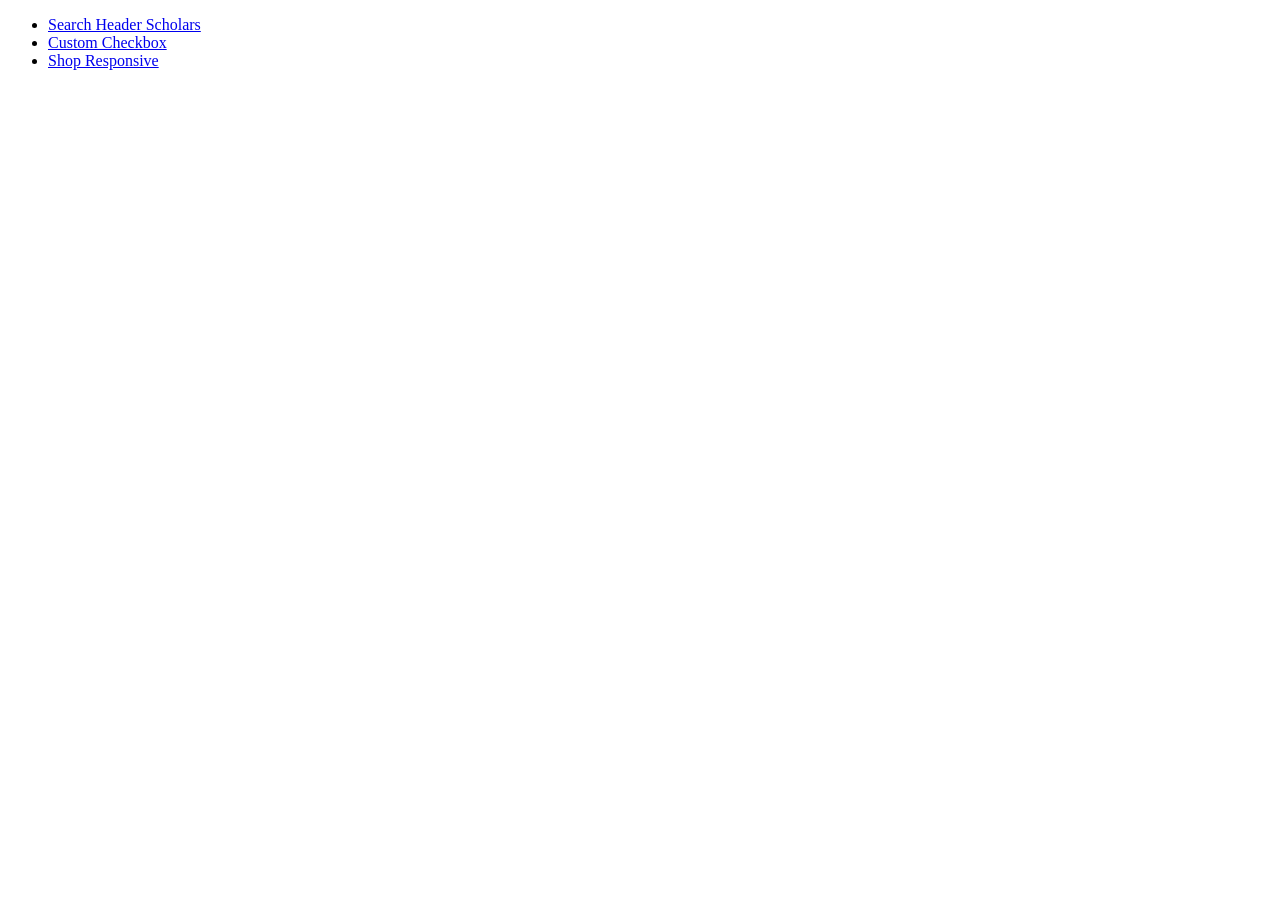
<file: index.html>
<!DOCTYPE html>
<html lang="en">
  <head>
    <meta charset="UTF-8" />
    <meta name="viewport" content="width=device-width, initial-scale=1.0" />
    <title>F8 Zoom Day 10</title>
  </head>
  <body>
    <ul>
      <li>
        <a href="./courses.html">Search Header Scholars</a>
      </li>
      <li>
        <a href="./custom-checkbox.html">Custom Checkbox</a>
      </li>
      <li>
        <a href="./shop.html">Shop Responsive</a>
      </li>
    </ul>
  </body>
</html>
</file>
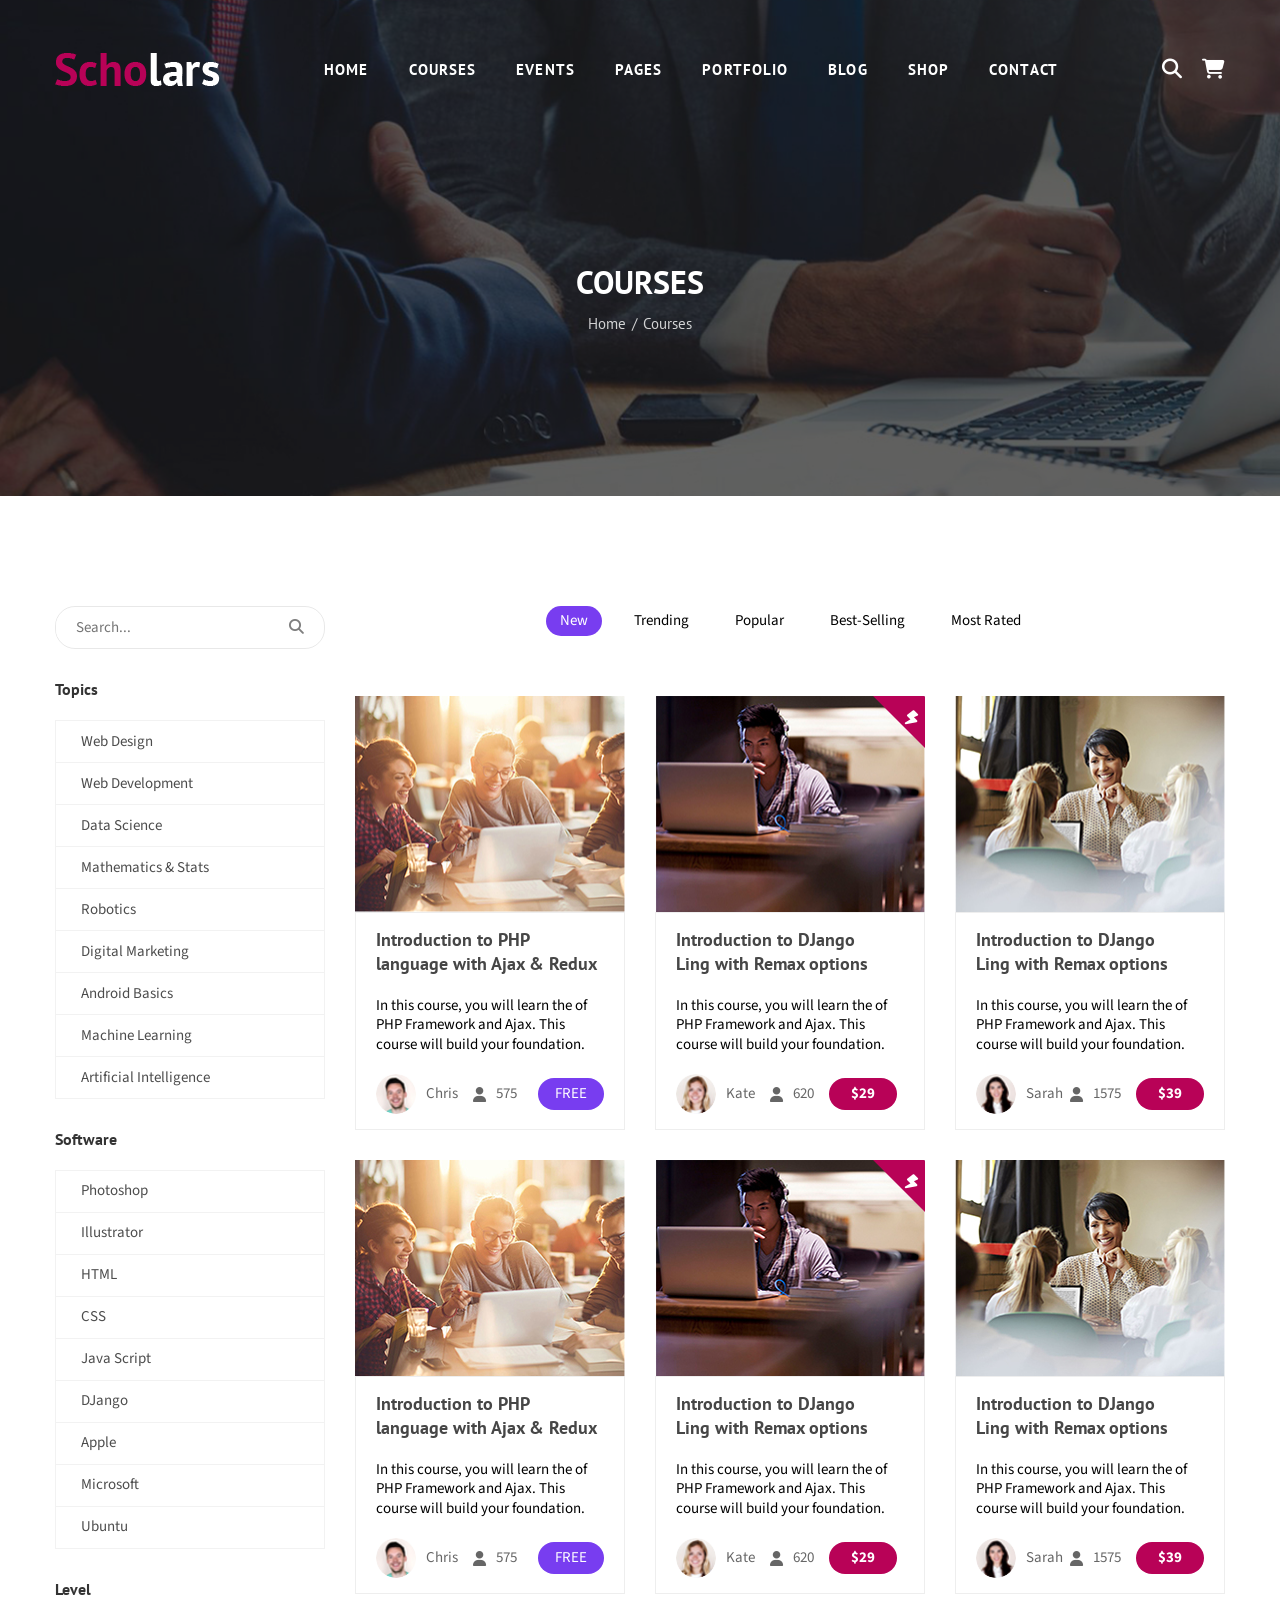
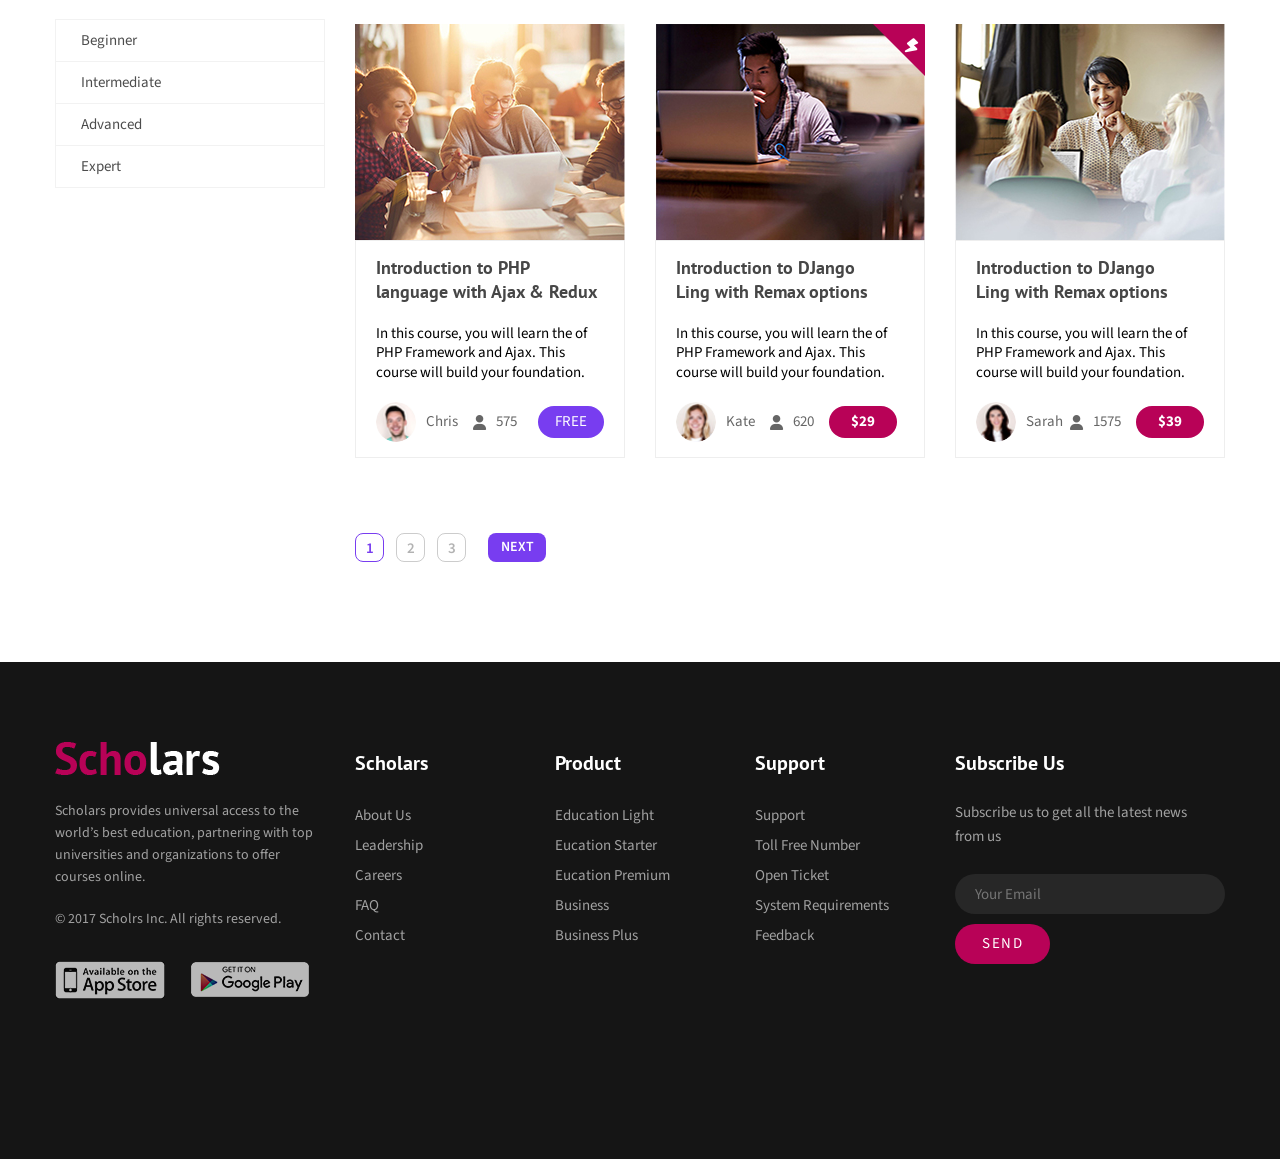
<file: courses.html>
<!DOCTYPE html>
<html lang="en">
  <head>
    <meta charset="UTF-8" />
    <meta name="viewport" content="width=device-width, initial-scale=1.0" />
    <title>Scholars - Education, University & LMS HTML Template</title>
    <!-- Embed Font -->
    <link rel="preconnect" href="https://fonts.googleapis.com" />
    <link rel="preconnect" href="https://fonts.gstatic.com" crossorigin />
    <link
      href="https://fonts.googleapis.com/css2?family=PT+Sans:ital,wght@0,400;0,700;1,400;1,700&family=Source+Sans+3:ital,wght@0,200..900;1,200..900&display=swap"
      rel="stylesheet"
    />
    <!-- Embed Font Awesome -->
    <link
      rel="stylesheet"
      href="https://cdnjs.cloudflare.com/ajax/libs/font-awesome/6.7.2/css/all.min.css"
      integrity="sha512-Evv84Mr4kqVGRNSgIGL/F/aIDqQb7xQ2vcrdIwxfjThSH8CSR7PBEakCr51Ck+w+/U6swU2Im1vVX0SVk9ABhg=="
      crossorigin="anonymous"
      referrerpolicy="no-referrer"
    />
    <!-- Reset Style -->
    <link rel="stylesheet" href="./assets/css/reset.css" />
    <!-- Style -->
    <link rel="stylesheet" href="./assets/css/courses.css" />
    <!-- Responsive -->
    <link rel="stylesheet" href="./assets/css/courses-responsive.css" />
  </head>
  <body>
    <div class="wrapper">
      <!-- Start Header Wrapper -->
      <div class="header-wrapper">
        <div class="inner">
          <div class="container header-container">
            <!-- Start Header -->
            <div class="header">
              <!-- Logo -->
              <div class="logo-wapper">
                <a href="/">
                  <img
                    class="logo"
                    src="./assets/images/img-logo.png"
                    alt="Scholars Logo"
                  />
                </a>
                <label for="drawer" class="drawer-open"
                  ><i class="fa-solid fa-bars"></i
                ></label>
              </div>
              <!-- Start Navigation -->
              <input type="checkbox" id="drawer" hidden />
              <label class="drawer-overlay" for="drawer"></label>
              <div class="nav-wapper">
                <label for="drawer" class="drawer-close"
                  ><i class="fa-solid fa-xmark"></i
                ></label>
                <!-- Logo -->
                <a class="nav-logo" href="/">
                  <img
                    class="logo"
                    src="./assets/images/img-logo.png"
                    alt="Scholars Logo"
                  />
                </a>
                <ul class="nav">
                  <li>
                    <a href="#">Home</a>
                    <ul class="sub-menu">
                      <li>
                        <a href="#!">Home Version One</a>
                      </li>
                      <li>
                        <a href="#!">Home Version Two</a>
                      </li>
                      <li>
                        <a href="#!">Home Video Background</a>
                      </li>
                    </ul>
                  </li>
                  <li>
                    <a href="#!">Courses</a>
                    <ul class="sub-menu">
                      <li>
                        <a href="#!">Course 2 Column</a>
                      </li>
                      <li>
                        <a href="#!">Course 3 Column</a>
                      </li>
                      <li>
                        <a href="#!">Course Details</a>
                      </li>
                    </ul>
                  </li>
                  <li>
                    <a href="#!">Events</a>
                    <ul class="sub-menu">
                      <li>
                        <a href="#!">Event List</a>
                      </li>
                      <li>
                        <a href="#!">Event Grid</a>
                      </li>
                      <li>
                        <a href="#!">Event Single</a>
                      </li>
                    </ul>
                  </li>
                  <li>
                    <a href="#!">Pages</a>
                    <ul class="sub-menu">
                      <li>
                        <a href="#!">Our Teachers</a>
                      </li>
                      <li>
                        <a href="#!">Teachers Profile</a>
                      </li>
                      <li>
                        <a href="#!">About Us</a>
                      </li>
                      <li>
                        <a href="#!">Error Page</a>
                      </li>
                      <li>
                        <a href="#!">FAQ Page</a>
                      </li>
                      <li>
                        <a href="#!">Login</a>
                      </li>
                      <li>
                        <a href="#!">Sign Up</a>
                      </li>
                    </ul>
                  </li>
                  <li>
                    <a href="#!">Portfolio</a>
                    <ul class="sub-menu">
                      <li>
                        <a href="#!">Portfolio 2 Column</a>
                      </li>
                      <li>
                        <a href="#!">Portfolio 3 Column</a>
                      </li>
                      <li>
                        <a href="#!">Portfolio 4 Column</a>
                      </li>
                    </ul>
                  </li>
                  <li>
                    <a href="#!">Blog</a>
                    <ul class="sub-menu">
                      <li>
                        <a href="#!">Blog</a>
                      </li>
                      <li>
                        <a href="">Blog Details</a>
                      </li>
                    </ul>
                  </li>
                  <li>
                    <a href="#!">Shop</a>
                    <ul class="sub-menu">
                      <li>
                        <a href="#!">Shop Page</a>
                      </li>
                      <li>
                        <a href="#!">Shop Details</a>
                      </li>
                    </ul>
                  </li>
                  <li>
                    <a href="#!">Contact</a>
                  </li>
                </ul>
              </div>
              <!-- End Navigation -->
              <!-- User Actions -->
              <div class="action-wrapper">
                <input type="checkbox" id="search-checkbox" hidden />
                <label for="search-checkbox" class="action-btn">
                  <i class="fa-solid fa-magnifying-glass"></i>
                  <div class="search-header-wapper">
                    <div class="search-header">
                      <input type="text" placeholder="Search...." />
                      <button>
                        <i class="fa-solid fa-magnifying-glass"></i>
                      </button>
                    </div>
                  </div>
                </label>
                <button class="action-btn">
                  <i class="fa-solid fa-cart-shopping"></i>
                </button>
              </div>
            </div>
            <!-- End Header -->
            <div class="header-content">
              <h1 class="heading">COURSES</h1>
              <ul class="breadcrumb">
                <li>
                  <a href="#!">Home</a>
                </li>
                <li>Courses</li>
              </ul>
            </div>
          </div>
        </div>
      </div>
      <!-- End Header Wrapper -->

      <!-- Start Main -->
      <div class="main">
        <div class="container">
          <div class="inner">
            <!-- Start Sidebar -->
            <div class="sidebar">
              <!-- Start Form Search -->
              <form action="" class="search-form" autocomplete="off">
                <input
                  type="text"
                  class="search-input"
                  placeholder="Search..."
                  spellcheck="false"
                />
                <button class="search-btn">
                  <i class="fa-solid fa-magnifying-glass"></i>
                </button>
              </form>
              <h2 class="menu-title">Topics</h2>
              <ul class="menu">
                <li>
                  <a href="#!">Web Design</a>
                </li>
                <li>
                  <a href="#!">Web Development</a>
                </li>
                <li>
                  <a href="#!">Data Science</a>
                </li>
                <li>
                  <a href="#!">Mathematics & Stats</a>
                </li>
                <li>
                  <a href="#!">Robotics</a>
                </li>
                <li>
                  <a href="#!">Digital Marketing</a>
                </li>
                <li>
                  <a href="#!">Android Basics</a>
                </li>
                <li>
                  <a href="#!">Machine Learning</a>
                </li>
                <li>
                  <a href="#!">Artificial Intelligence</a>
                </li>
              </ul>
              <h2 class="menu-title">Software</h2>
              <ul class="menu">
                <li>
                  <a href="#!">Photoshop</a>
                </li>
                <li>
                  <a href="#!">Illustrator</a>
                </li>
                <li>
                  <a href="#!">HTML</a>
                </li>
                <li>
                  <a href="#!">CSS</a>
                </li>
                <li>
                  <a href="#!">Java Script</a>
                </li>
                <li>
                  <a href="#!">DJango</a>
                </li>
                <li>
                  <a href="#!">Apple</a>
                </li>
                <li>
                  <a href="#!">Microsoft</a>
                </li>
                <li>
                  <a href="#!">Ubuntu</a>
                </li>
              </ul>
              <h2 class="menu-title">Level</h2>
              <ul class="menu">
                <li>
                  <a href="#!">Beginner</a>
                </li>
                <li>
                  <a href="#!">Intermediate</a>
                </li>
                <li>
                  <a href="#!">Advanced</a>
                </li>
                <li>
                  <a href="#!">Expert</a>
                </li>
              </ul>
              <!-- End Form Search -->
            </div>
            <!-- End Sidebar -->

            <!-- Start Main Content -->
            <div class="main-content">
              <!-- Start Topics -->
              <ul class="topics">
                <li class="active">
                  <a href="#!">New</a>
                </li>
                <li>
                  <a href="#!">Trending</a>
                </li>
                <li>
                  <a href="#!">Popular</a>
                </li>
                <li>
                  <a href="#!">Best-Selling</a>
                </li>
                <li>
                  <a href="#!">Most Rated</a>
                </li>
              </ul>
              <!-- End Topics -->

              <!-- Start Courses Lits -->
              <div class="courses-list">
                <!-- Start Courses Item-->
                <div class="courses-item">
                  <a class="thumb-wrapper" href="#!">
                    <img
                      src="./assets/images/img-course-1.jpg"
                      alt="Introduction to PHP language with Ajax & Redux"
                      class="thumb"
                    />
                  </a>
                  <div class="info">
                    <h3 class="title">
                      <a href="#!"
                        >Introduction to PHP language with Ajax & Redux</a
                      >
                    </h3>
                    <p class="desc">
                      In this course, you will learn the of PHP Framework and
                      Ajax. This course will build your foundation.
                    </p>
                    <div class="bottom">
                      <div>
                        <img
                          src="./assets/images/img-author-1.jpg"
                          alt=""
                          class="avatar"
                        />
                        <span>Chris</span>
                      </div>
                      <div>
                        <i class="fa-solid fa-user"></i>
                        <span>575</span>
                      </div>
                      <a class="free-btn" href="#!">FREE</a>
                    </div>
                  </div>
                </div>
                <!-- End Courses Item-->
                <!-- Start Courses Item-->
                <div class="courses-item">
                  <a class="thumb-wrapper recommend" href="#!">
                    <img
                      src="./assets/images/img-course-2.jpg"
                      alt="Introduction to DJango Ling with Remax options"
                      class="thumb"
                    />
                  </a>
                  <div class="info">
                    <h3 class="title">
                      <a href="#!"
                        >Introduction to DJango Ling with Remax options</a
                      >
                    </h3>
                    <p class="desc">
                      In this course, you will learn the of PHP Framework and
                      Ajax. This course will build your foundation.
                    </p>
                    <div class="bottom">
                      <div>
                        <img
                          src="./assets/images/img-author-2.jpg"
                          alt=""
                          class="avatar"
                        />
                        <span>Kate</span>
                      </div>
                      <div>
                        <i class="fa-solid fa-user"></i>
                        <span>620</span>
                      </div>
                      <a class="price-btn" href="#!">$29</a>
                    </div>
                  </div>
                </div>
                <!-- End Courses Item-->
                <!-- Start Courses Item-->
                <div class="courses-item">
                  <a class="thumb-wrapper" href="#!">
                    <img
                      src="./assets/images/img-course-3.jpg"
                      alt="Introduction to DJango Ling with Remax options"
                      class="thumb"
                    />
                  </a>
                  <div class="info">
                    <h3 class="title">
                      <a href="#!"
                        >Introduction to DJango Ling with Remax options</a
                      >
                    </h3>
                    <p class="desc">
                      In this course, you will learn the of PHP Framework and
                      Ajax. This course will build your foundation.
                    </p>
                    <div class="bottom">
                      <div>
                        <img
                          src="./assets/images/img-author-3.jpg"
                          alt=""
                          class="avatar"
                        />
                        <span>Sarah</span>
                      </div>
                      <div>
                        <i class="fa-solid fa-user"></i>
                        <span>1575</span>
                      </div>
                      <a class="price-btn" href="#!">$39</a>
                    </div>
                  </div>
                </div>
                <!-- End Courses Item-->
                <!-- Start Courses Item-->
                <div class="courses-item">
                  <a class="thumb-wrapper" href="#!">
                    <img
                      src="./assets/images/img-course-1.jpg"
                      alt="Introduction to PHP language with Ajax & Redux"
                      class="thumb"
                    />
                  </a>
                  <div class="info">
                    <h3 class="title">
                      <a href="#!"
                        >Introduction to PHP language with Ajax & Redux</a
                      >
                    </h3>
                    <p class="desc">
                      In this course, you will learn the of PHP Framework and
                      Ajax. This course will build your foundation.
                    </p>
                    <div class="bottom">
                      <div>
                        <img
                          src="./assets/images/img-author-1.jpg"
                          alt=""
                          class="avatar"
                        />
                        <span>Chris</span>
                      </div>
                      <div>
                        <i class="fa-solid fa-user"></i>
                        <span>575</span>
                      </div>
                      <a class="free-btn" href="#!">FREE</a>
                    </div>
                  </div>
                </div>
                <!-- End Courses Item-->
                <!-- Start Courses Item-->
                <div class="courses-item">
                  <a class="thumb-wrapper recommend" href="#!">
                    <img
                      src="./assets/images/img-course-2.jpg"
                      alt="Introduction to DJango Ling with Remax options"
                      class="thumb"
                    />
                  </a>
                  <div class="info">
                    <h3 class="title">
                      <a href="#!"
                        >Introduction to DJango Ling with Remax options</a
                      >
                    </h3>
                    <p class="desc">
                      In this course, you will learn the of PHP Framework and
                      Ajax. This course will build your foundation.
                    </p>
                    <div class="bottom">
                      <div>
                        <img
                          src="./assets/images/img-author-2.jpg"
                          alt=""
                          class="avatar"
                        />
                        <span>Kate</span>
                      </div>
                      <div>
                        <i class="fa-solid fa-user"></i>
                        <span>620</span>
                      </div>
                      <a class="price-btn" href="#!">$29</a>
                    </div>
                  </div>
                </div>
                <!-- End Courses Item-->
                <!-- Start Courses Item-->
                <div class="courses-item">
                  <a class="thumb-wrapper" href="#!">
                    <img
                      src="./assets/images/img-course-3.jpg"
                      alt="Introduction to DJango Ling with Remax options"
                      class="thumb"
                    />
                  </a>
                  <div class="info">
                    <h3 class="title">
                      <a href="#!"
                        >Introduction to DJango Ling with Remax options</a
                      >
                    </h3>
                    <p class="desc">
                      In this course, you will learn the of PHP Framework and
                      Ajax. This course will build your foundation.
                    </p>
                    <div class="bottom">
                      <div>
                        <img
                          src="./assets/images/img-author-3.jpg"
                          alt=""
                          class="avatar"
                        />
                        <span>Sarah</span>
                      </div>
                      <div>
                        <i class="fa-solid fa-user"></i>
                        <span>1575</span>
                      </div>
                      <a class="price-btn" href="#!">$39</a>
                    </div>
                  </div>
                </div>
                <!-- End Courses Item-->
                <!-- Start Courses Item-->
                <div class="courses-item">
                  <a class="thumb-wrapper" href="#!">
                    <img
                      src="./assets/images/img-course-1.jpg"
                      alt="Introduction to PHP language with Ajax & Redux"
                      class="thumb"
                    />
                  </a>
                  <div class="info">
                    <h3 class="title">
                      <a href="#!"
                        >Introduction to PHP language with Ajax & Redux</a
                      >
                    </h3>
                    <p class="desc">
                      In this course, you will learn the of PHP Framework and
                      Ajax. This course will build your foundation.
                    </p>
                    <div class="bottom">
                      <div>
                        <img
                          src="./assets/images/img-author-1.jpg"
                          alt=""
                          class="avatar"
                        />
                        <span>Chris</span>
                      </div>
                      <div>
                        <i class="fa-solid fa-user"></i>
                        <span>575</span>
                      </div>
                      <a class="free-btn" href="#!">FREE</a>
                    </div>
                  </div>
                </div>
                <!-- End Courses Item-->
                <!-- Start Courses Item-->
                <div class="courses-item">
                  <a class="thumb-wrapper recommend" href="#!">
                    <img
                      src="./assets/images/img-course-2.jpg"
                      alt="Introduction to DJango Ling with Remax options"
                      class="thumb"
                    />
                  </a>
                  <div class="info">
                    <h3 class="title">
                      <a href="#!"
                        >Introduction to DJango Ling with Remax options</a
                      >
                    </h3>
                    <p class="desc">
                      In this course, you will learn the of PHP Framework and
                      Ajax. This course will build your foundation.
                    </p>
                    <div class="bottom">
                      <div>
                        <img
                          src="./assets/images/img-author-2.jpg"
                          alt=""
                          class="avatar"
                        />
                        <span>Kate</span>
                      </div>
                      <div>
                        <i class="fa-solid fa-user"></i>
                        <span>620</span>
                      </div>
                      <a class="price-btn" href="#!">$29</a>
                    </div>
                  </div>
                </div>
                <!-- End Courses Item-->
                <!-- Start Courses Item-->
                <div class="courses-item">
                  <a class="thumb-wrapper" href="#!">
                    <img
                      src="./assets/images/img-course-3.jpg"
                      alt="Introduction to DJango Ling with Remax options"
                      class="thumb"
                    />
                  </a>
                  <div class="info">
                    <h3 class="title">
                      <a href="#!"
                        >Introduction to DJango Ling with Remax options</a
                      >
                    </h3>
                    <p class="desc">
                      In this course, you will learn the of PHP Framework and
                      Ajax. This course will build your foundation.
                    </p>
                    <div class="bottom">
                      <div>
                        <img
                          src="./assets/images/img-author-3.jpg"
                          alt=""
                          class="avatar"
                        />
                        <span>Sarah</span>
                      </div>
                      <div>
                        <i class="fa-solid fa-user"></i>
                        <span>1575</span>
                      </div>
                      <a class="price-btn" href="#!">$39</a>
                    </div>
                  </div>
                </div>
                <!-- End Courses Item-->
              </div>
              <!-- End Courses Lits -->
              <div class="course-pagination">
                <ul class="pagination-list">
                  <li><a class="active" href="#!">1</a></li>
                  <li><a href="#!">2</a></li>
                  <li><a href="#!">3</a></li>
                </ul>
                <a class="next-btn" href="#!">NEXT</a>
              </div>
            </div>
            <!-- End Main Content -->
          </div>
        </div>
      </div>
      <!-- End Main -->
      <!-- Footer -->
      <footer class="footer">
        <div class="container">
          <div class="row">
            <!-- Column 1 -->
            <div class="column-left">
              <a href="/"
                ><img src="./assets/images/img-logo.png" alt="Scholars Logo"
              /></a>
              <p class="desc">
                Scholars provides universal access to the world’s best
                education, partnering with top universities and organizations to
                offer courses online.
              </p>
              <p class="copyright">© 2017 Scholrs Inc. All rights reserved.</p>
              <div class="app">
                <a href="#!" target="_blank"
                  ><img src="./assets/images/img-apple.png" alt="App Store"
                /></a>
                <a href="#!" target="_blank"
                  ><img src="./assets/images/img-google.png" alt="Google Play"
                /></a>
              </div>
            </div>
            <!-- Column 2 -->
            <div class="column-list">
              <h2 class="heading">Scholars</h2>
              <ul>
                <li>
                  <a href="#!">About Us</a>
                </li>
                <li>
                  <a href="#!">Leadership</a>
                </li>
                <li>
                  <a href="#!">Careers</a>
                </li>
                <li>
                  <a href="#!">FAQ</a>
                </li>
                <li>
                  <a href="#!">Contact</a>
                </li>
              </ul>
            </div>
            <!-- Column 3 -->
            <div class="column-list">
              <h2 class="heading">Product</h2>
              <ul>
                <li>
                  <a href="#!">Education Light</a>
                </li>
                <li>
                  <a href="#!">Eucation Starter</a>
                </li>
                <li>
                  <a href="#!">Eucation Premium</a>
                </li>
                <li>
                  <a href="#!">Business</a>
                </li>
                <li>
                  <a href="#!">Business Plus</a>
                </li>
              </ul>
            </div>
            <!-- Column 4 -->
            <div class="column-list">
              <h2 class="heading">Support</h2>
              <ul>
                <li>
                  <a href="#!">Support</a>
                </li>
                <li>
                  <a href="#!">Toll Free Number</a>
                </li>
                <li>
                  <a href="#!">Open Ticket</a>
                </li>
                <li>
                  <a href="#!">System Requirements</a>
                </li>
                <li>
                  <a href="#!">Feedback</a>
                </li>
              </ul>
            </div>
            <!-- Column 5 -->
            <div class="column-right">
              <h2 class="heading">Subscribe Us</h2>
              <p class="desc">
                Subscribe us to get all the latest news from us
              </p>
              <form action="">
                <input
                  type="text"
                  placeholder="Your Email"
                  spellcheck="false"
                />
                <button class="submit-btn" type="submit">SEND</button>
              </form>
            </div>
          </div>
        </div>
      </footer>
    </div>
  </body>
</html>
</file>
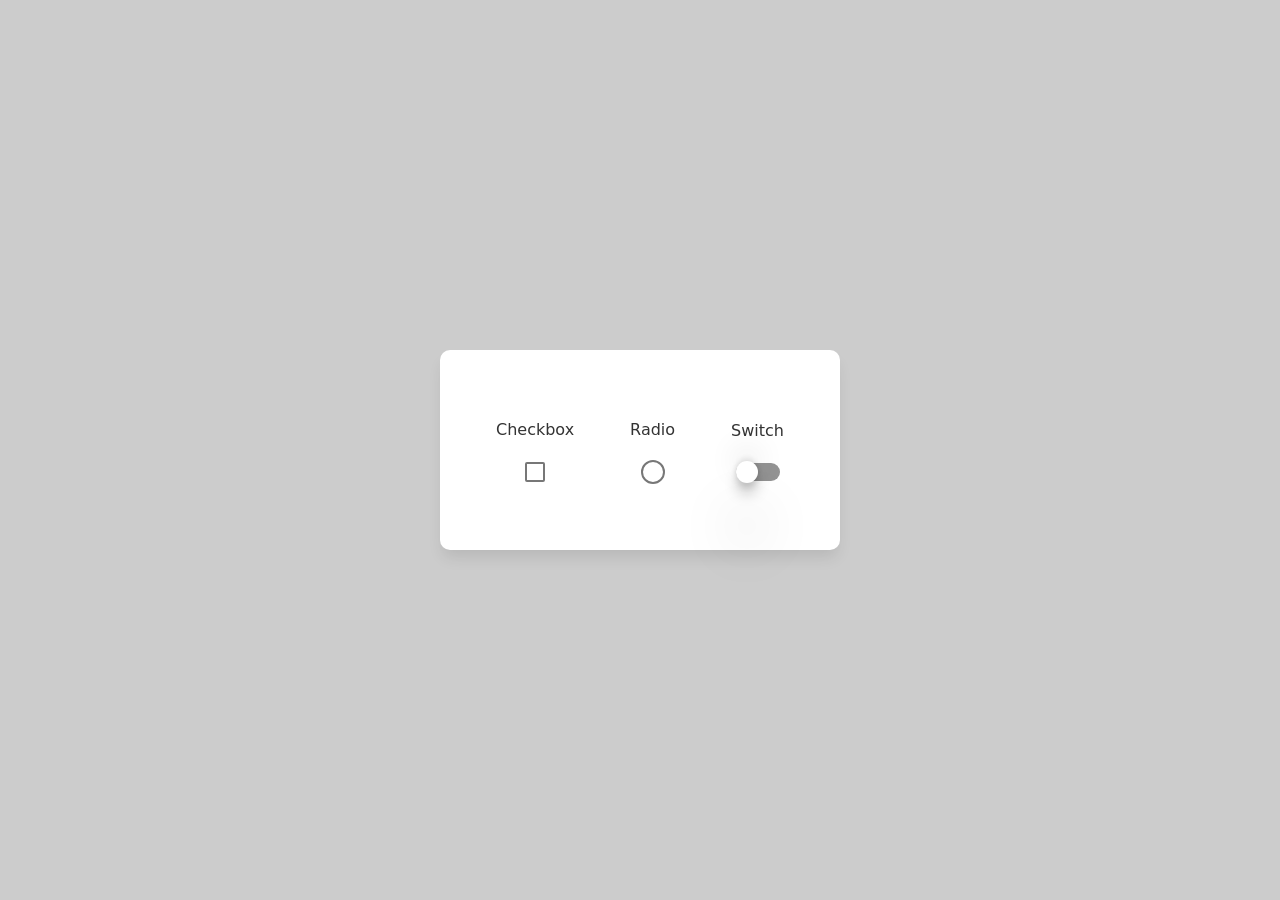
<file: custom-checkbox.html>
<!DOCTYPE html>
<html lang="en">
  <head>
    <meta charset="UTF-8" />
    <meta name="viewport" content="width=device-width, initial-scale=1.0" />
    <title>Custom Checkbox</title>
    <link rel="stylesheet" href="./assets/css/reset.css" />
    <link rel="stylesheet" href="./assets/css/custom-checkbox.css" />
  </head>
  <body>
    <div class="wrapper">
      <!-- Checkbox -->
      <div class="column">
        <h4 class="title">Checkbox</h4>
        <input type="checkbox" id="checkbox" hidden />
        <label for="checkbox" class="label-checkbox"></label>
      </div>
      <!-- Radio -->
      <div class="column">
        <h4 class="title">Radio</h4>
        <input type="radio" id="radio" hidden />
        <label for="radio" class="label-radio"></label>
      </div>
      <!-- Switch -->
      <div class="column">
        <h4 class="title">Switch</h4>
        <input type="checkbox" id="switch" hidden />
        <label for="switch" class="label-switch"></label>
      </div>
    </div>
  </body>
</html>
</file>
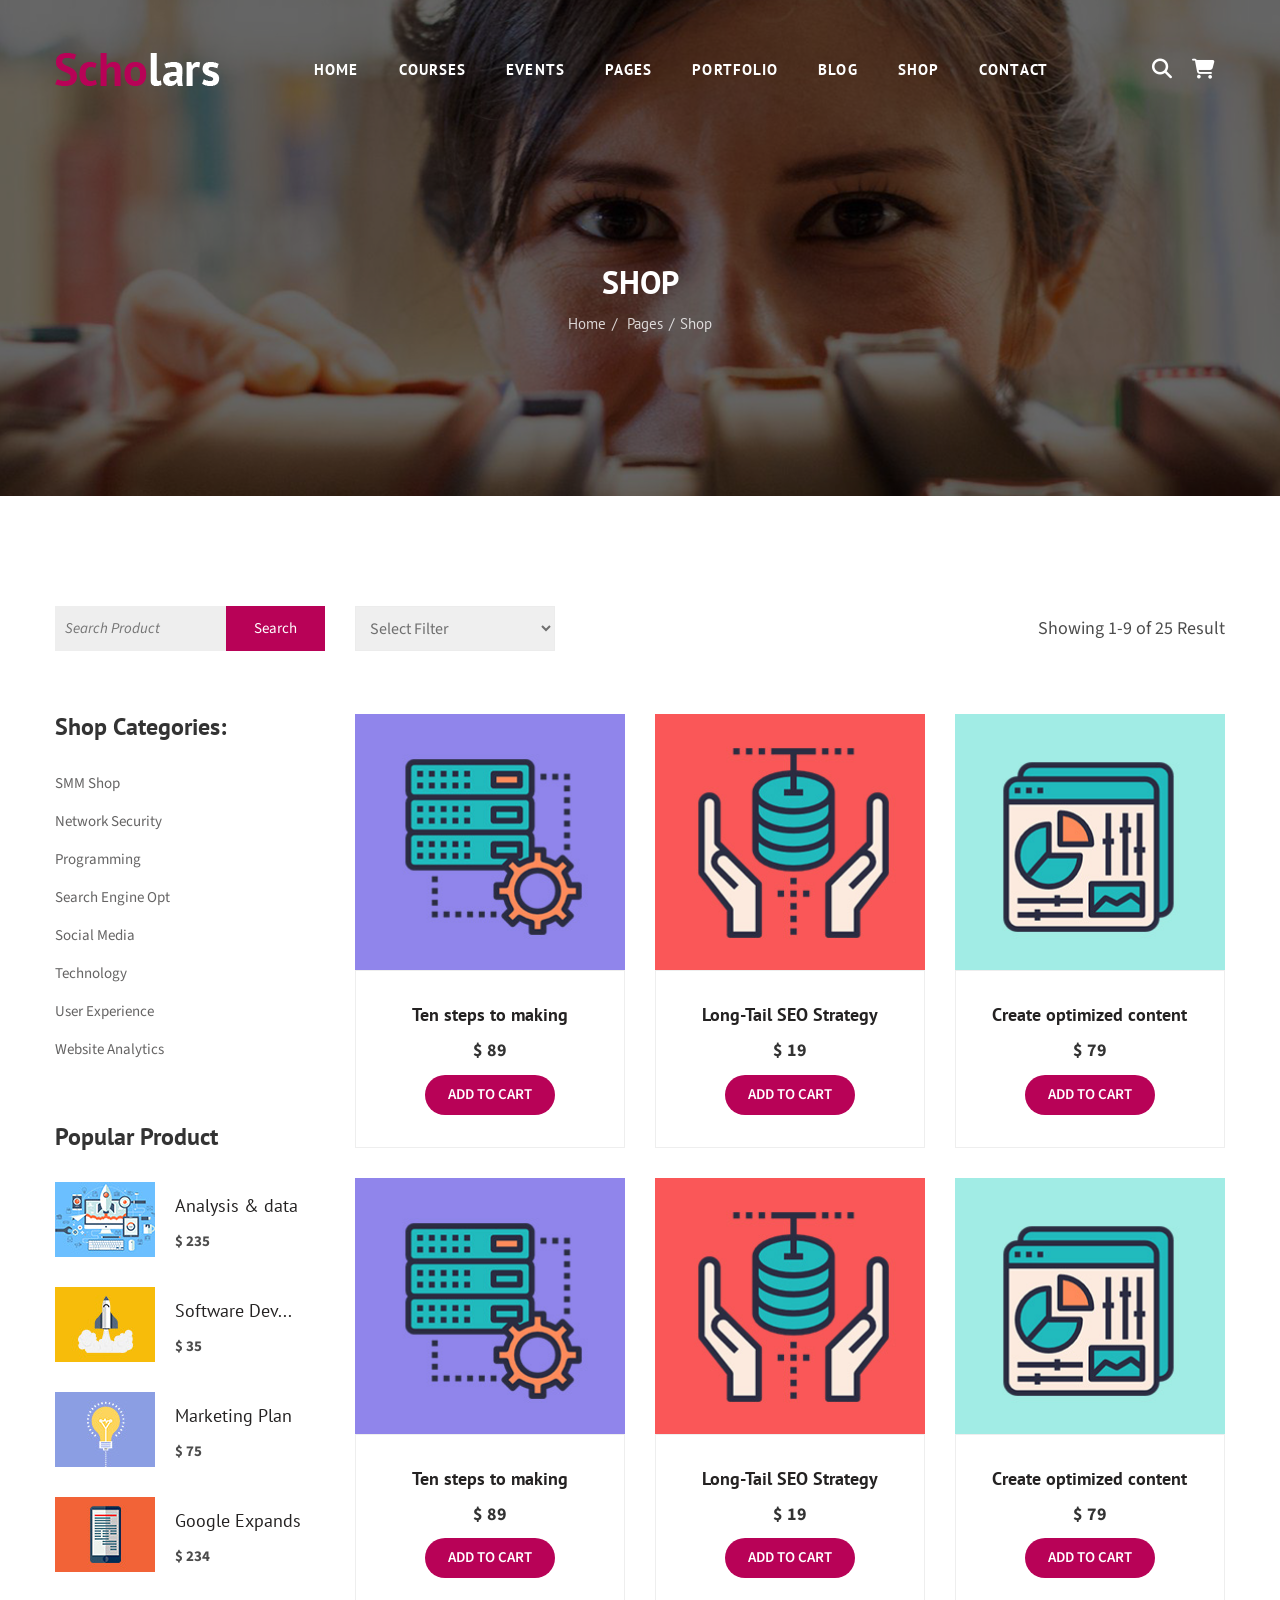
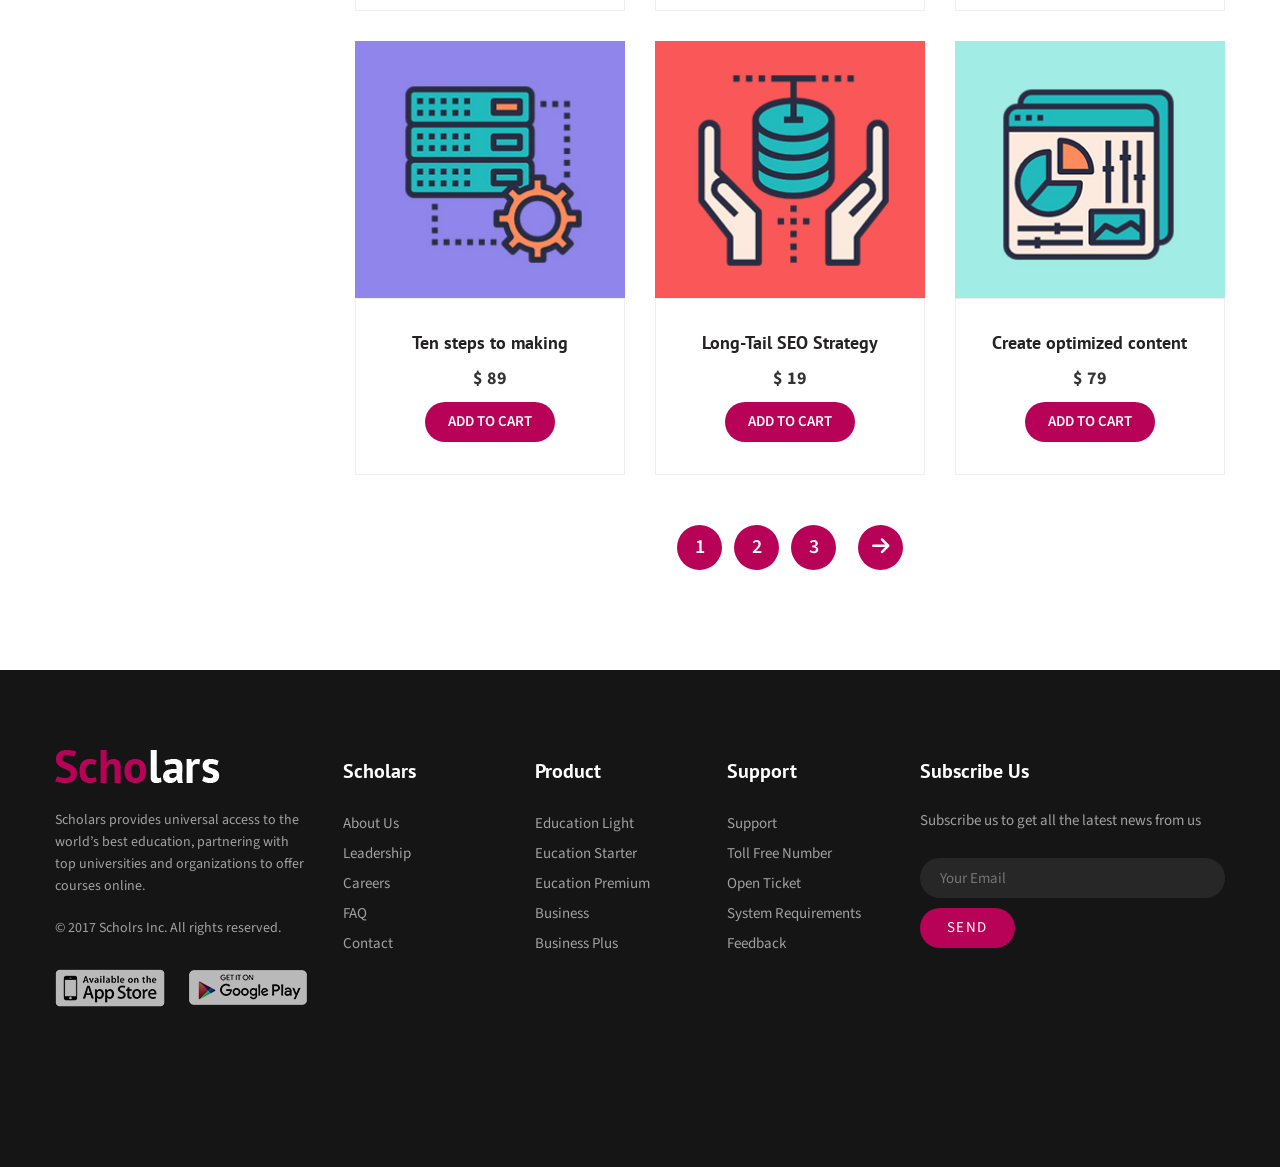
<file: shop.html>
<!DOCTYPE html>
<html lang="en">
  <head>
    <meta charset="UTF-8" />
    <meta name="viewport" content="width=device-width, initial-scale=1.0" />
    <title>Scholars - Education, University & LMS HTML Template</title>
    <!-- Embed Font -->
    <link rel="preconnect" href="https://fonts.googleapis.com" />
    <link rel="preconnect" href="https://fonts.gstatic.com" crossorigin />
    <link
      href="https://fonts.googleapis.com/css2?family=PT+Sans:ital,wght@0,400;0,700;1,400;1,700&family=Source+Sans+3:ital,wght@0,200..900;1,200..900&display=swap"
      rel="stylesheet"
    />
    <!-- Embed Font Awesome -->
    <link
      rel="stylesheet"
      href="https://cdnjs.cloudflare.com/ajax/libs/font-awesome/6.7.2/css/all.min.css"
      integrity="sha512-Evv84Mr4kqVGRNSgIGL/F/aIDqQb7xQ2vcrdIwxfjThSH8CSR7PBEakCr51Ck+w+/U6swU2Im1vVX0SVk9ABhg=="
      crossorigin="anonymous"
      referrerpolicy="no-referrer"
    />
    <!-- Reset Style -->
    <link rel="stylesheet" href="./assets/css/reset.css" />
    <!-- Style -->
    <link rel="stylesheet" href="./assets/css/shop.css" />
    <!-- Responsive -->
    <link rel="stylesheet" href="./assets/css/shop-responsive.css" />
  </head>
  <body>
    <div class="wrapper">
      <!-- Start Header Wrapper -->
      <div class="header-wrapper">
        <div class="inner">
          <div class="container header-container">
            <!-- Start Header -->
            <div class="header">
              <!-- Logo -->
              <div class="logo-wrapper">
                <a href="/">
                  <img
                    class="logo"
                    src="./assets/images/img-logo.png"
                    alt="Scholars Logo"
                  />
                </a>
                <label for="drawer" class="drawer-open"
                  ><i class="fa-solid fa-bars"></i
                ></label>
              </div>
              <!-- Start Navigation -->
              <input type="checkbox" id="drawer" hidden />
              <label class="drawer-overlay" for="drawer"></label>
              <div class="nav-wrapper">
                <label for="drawer" class="drawer-close"
                  ><i class="fa-solid fa-xmark"></i
                ></label>
                <!-- Logo -->
                <a href="/" class="nav-logo">
                  <img
                    class="logo"
                    src="./assets/images/img-logo.png"
                    alt="Scholars Logo"
                  />
                </a>
                <ul class="nav">
                  <li>
                    <a href="/">Home</a>
                    <ul class="sub-menu">
                      <li>
                        <a href="#!">Home Version One</a>
                      </li>
                      <li>
                        <a href="#!">Home Version Two</a>
                      </li>
                      <li>
                        <a href="#!">Home Video Background</a>
                      </li>
                    </ul>
                  </li>
                  <li>
                    <a href="#!">Courses</a>
                    <ul class="sub-menu">
                      <li>
                        <a href="#!">Course 2 Column</a>
                      </li>
                      <li>
                        <a href="#!">Course 3 Column</a>
                      </li>
                      <li>
                        <a href="#!">Course Details</a>
                      </li>
                    </ul>
                  </li>
                  <li>
                    <a href="#!">Events</a>
                    <ul class="sub-menu">
                      <li>
                        <a href="#!">Event List</a>
                      </li>
                      <li>
                        <a href="#!">Event Grid</a>
                      </li>
                      <li>
                        <a href="#!">Event Single</a>
                      </li>
                    </ul>
                  </li>
                  <li>
                    <a href="#!">Pages</a>
                    <ul class="sub-menu">
                      <li>
                        <a href="#!">Our Teachers</a>
                      </li>
                      <li>
                        <a href="#!">Teachers Profile</a>
                      </li>
                      <li>
                        <a href="#!">About Us</a>
                      </li>
                      <li>
                        <a href="#!">Error Page</a>
                      </li>
                      <li>
                        <a href="#!">FAQ Page</a>
                      </li>
                      <li>
                        <a href="#!">Login</a>
                      </li>
                      <li>
                        <a href="#!">Sign Up</a>
                      </li>
                    </ul>
                  </li>
                  <li>
                    <a href="#!">Portfolio</a>
                    <ul class="sub-menu">
                      <li>
                        <a href="#!">Portfolio 2 Column</a>
                      </li>
                      <li>
                        <a href="#!">Portfolio 3 Column</a>
                      </li>
                      <li>
                        <a href="#!">Portfolio 4 Column</a>
                      </li>
                    </ul>
                  </li>
                  <li>
                    <a href="#!">Blog</a>
                    <ul class="sub-menu">
                      <li>
                        <a href="#!">Blog</a>
                      </li>
                      <li>
                        <a href="#!">Blog Details</a>
                      </li>
                    </ul>
                  </li>
                  <li>
                    <a href="#!">Shop</a>
                    <ul class="sub-menu">
                      <li>
                        <a href="#!">Shop Page</a>
                      </li>
                      <li>
                        <a href="#!">Shop Details</a>
                      </li>
                    </ul>
                  </li>
                  <li>
                    <a href="#!">Contact</a>
                  </li>
                </ul>
              </div>
              <!-- End Navigation -->
              <!-- User Actions -->
              <div class="action-wrapper">
                <div class="action-search-wrapper">
                  <label for="checkbox" class="action-btn search">
                    <i class="fa-solid fa-magnifying-glass"></i>
                  </label>
                  <input type="checkbox" id="checkbox" hidden />
                  <div class="header-search-form">
                    <input type="text" placeholder="Search...." />
                    <button class="search-form-btn">
                      <i class="fa-solid fa-magnifying-glass"></i>
                    </button>
                  </div>
                </div>
                <button class="action-btn">
                  <i class="fa-solid fa-cart-shopping"></i>
                </button>
              </div>
            </div>
            <!-- End Header -->
            <div class="header-content">
              <h1 class="heading">SHOP</h1>
              <ul class="breadcrumb">
                <li>
                  <a href="#!">Home</a>
                </li>
                <li>
                  <a href="#!">Pages</a>
                </li>
                <li>Shop</li>
              </ul>
            </div>
          </div>
        </div>
      </div>
      <!-- End Header Wrapper -->

      <!-- Start Main -->
      <div class="main">
        <div class="container">
          <div class="inner">
            <!-- Start Sidebar -->
            <div class="sidebar">
              <!-- Start Form Search -->
              <form action="" class="search-form" autocomplete="off">
                <input
                  type="text"
                  class="search-input"
                  placeholder="Search Product"
                  spellcheck="false"
                />
                <button class="search-btn">Search</button>
              </form>
              <h2 class="menu-title">Shop Categories:</h2>
              <ul class="menu">
                <li>
                  <a href="#!">SMM Shop</a>
                </li>
                <li>
                  <a href="#!">Network Security</a>
                </li>
                <li>
                  <a href="#!">Programming</a>
                </li>
                <li>
                  <a href="#!">Search Engine Opt</a>
                </li>
                <li>
                  <a href="#!">Social Media</a>
                </li>
                <li>
                  <a href="#!">Technology</a>
                </li>
                <li>
                  <a href="#!">User Experience</a>
                </li>
                <li>
                  <a href="#!">Website Analytics</a>
                </li>
              </ul>
              <h2 class="menu-title">Popular Product</h2>
              <ul class="popular-list">
                <li class="popular-item">
                  <img
                    src="./assets/images/img-popular-1.jpg"
                    alt="Analysis & data"
                  />
                  <div>
                    <h3 class="title"><a href="#!">Analysis & data</a></h3>
                    <p class="price">$ 235</p>
                  </div>
                </li>
                <li class="popular-item">
                  <img
                    src="./assets/images/img-popular-2.jpg"
                    alt="Analysis & data"
                  />
                  <div>
                    <h3 class="title"><a href="#!">Software Dev...</a></h3>
                    <p class="price">$ 35</p>
                  </div>
                </li>
                <li class="popular-item">
                  <img
                    src="./assets/images/img-popular-3.jpg"
                    alt="Analysis & data"
                  />
                  <div>
                    <h3 class="title"><a href="#!">Marketing Plan</a></h3>
                    <p class="price">$ 75</p>
                  </div>
                </li>
                <li class="popular-item">
                  <img
                    src="./assets/images/img-popular-4.jpg"
                    alt="Analysis & data"
                  />
                  <div>
                    <h3 class="title"><a href="">Google Expands</a></h3>
                    <p class="price">$ 234</p>
                  </div>
                </li>
              </ul>
              <!-- End Form Search -->
            </div>
            <!-- End Sidebar -->

            <!-- Start Main Content -->
            <div class="main-content">
              <div class="filter">
                <form class="select-filter" action="">
                  <select name="" id="">
                    <option value="">Select Filter</option>
                    <option value="price">By Price</option>
                    <option value="category">By Category</option>
                    <option value="date">By Date</option>
                  </select>
                </form>
                <p class="result">Showing 1-9 of 25 Result</p>
              </div>
              <!-- Start Service Lits -->
              <div class="service-list">
                <!-- Start Service Item-->
                <div class="service-item">
                  <a class="thumb-wrapper" href="#!">
                    <img
                      src="./assets/images/img-service-1.jpg"
                      alt="Ten steps to making"
                      class="thumb"
                    />
                  </a>
                  <div class="info">
                    <h3 class="title">
                      <a href="#!">Ten steps to making</a>
                    </h3>
                    <span class="price">$ 89</span>
                    <div class="add-to-cart">
                      <button class="cart-btn">ADD TO CART</button>
                    </div>
                  </div>
                </div>
                <!-- End Service Item-->
                <!-- Start Service Item-->
                <div class="service-item">
                  <a class="thumb-wrapper" href="#!">
                    <img
                      src="./assets/images/img-service-2.jpg"
                      alt="Ten steps to making"
                      class="thumb"
                    />
                  </a>
                  <div class="info">
                    <h3 class="title">
                      <a href="#!">Long-Tail SEO Strategy</a>
                    </h3>
                    <span class="price">$ 19</span>
                    <div class="add-to-cart">
                      <button class="cart-btn">ADD TO CART</button>
                    </div>
                  </div>
                </div>
                <!-- End Service Item-->
                <!-- Start Service Item-->
                <div class="service-item">
                  <a class="thumb-wrapper" href="#!">
                    <img
                      src="./assets/images/img-service-3.jpg"
                      alt="Ten steps to making"
                      class="thumb"
                    />
                  </a>
                  <div class="info">
                    <h3 class="title">
                      <a href="#!"> Create optimized content</a>
                    </h3>
                    <span class="price">$ 79</span>
                    <div class="add-to-cart">
                      <button class="cart-btn">ADD TO CART</button>
                    </div>
                  </div>
                </div>
                <!-- End Service Item-->
                <!-- Start Service Item-->
                <div class="service-item">
                  <a class="thumb-wrapper" href="#!">
                    <img
                      src="./assets/images/img-service-1.jpg"
                      alt="Ten steps to making"
                      class="thumb"
                    />
                  </a>
                  <div class="info">
                    <h3 class="title">
                      <a href="#!">Ten steps to making</a>
                    </h3>
                    <span class="price">$ 89</span>
                    <div class="add-to-cart">
                      <button class="cart-btn">ADD TO CART</button>
                    </div>
                  </div>
                </div>
                <!-- End Service Item-->
                <!-- Start Service Item-->
                <div class="service-item">
                  <a class="thumb-wrapper" href="#!">
                    <img
                      src="./assets/images/img-service-2.jpg"
                      alt="Ten steps to making"
                      class="thumb"
                    />
                  </a>
                  <div class="info">
                    <h3 class="title">
                      <a href="#!">Long-Tail SEO Strategy</a>
                    </h3>
                    <span class="price">$ 19</span>
                    <div class="add-to-cart">
                      <button class="cart-btn">ADD TO CART</button>
                    </div>
                  </div>
                </div>
                <!-- End Service Item-->
                <!-- Start Service Item-->
                <div class="service-item">
                  <a class="thumb-wrapper" href="#!">
                    <img
                      src="./assets/images/img-service-3.jpg"
                      alt="Ten steps to making"
                      class="thumb"
                    />
                  </a>
                  <div class="info">
                    <h3 class="title">
                      <a href="#!"> Create optimized content</a>
                    </h3>
                    <span class="price">$ 79</span>
                    <div class="add-to-cart">
                      <button class="cart-btn">ADD TO CART</button>
                    </div>
                  </div>
                </div>
                <!-- End Service Item-->
                <!-- Start Service Item-->
                <div class="service-item">
                  <a class="thumb-wrapper" href="#!">
                    <img
                      src="./assets/images/img-service-1.jpg"
                      alt="Ten steps to making"
                      class="thumb"
                    />
                  </a>
                  <div class="info">
                    <h3 class="title">
                      <a href="#!">Ten steps to making</a>
                    </h3>
                    <span class="price">$ 89</span>
                    <div class="add-to-cart">
                      <button class="cart-btn">ADD TO CART</button>
                    </div>
                  </div>
                </div>
                <!-- End Service Item-->
                <!-- Start Service Item-->
                <div class="service-item">
                  <a class="thumb-wrapper" href="#!">
                    <img
                      src="./assets/images/img-service-2.jpg"
                      alt="Ten steps to making"
                      class="thumb"
                    />
                  </a>
                  <div class="info">
                    <h3 class="title">
                      <a href="#!">Long-Tail SEO Strategy</a>
                    </h3>
                    <span class="price">$ 19</span>
                    <div class="add-to-cart">
                      <button class="cart-btn">ADD TO CART</button>
                    </div>
                  </div>
                </div>
                <!-- End Service Item-->
                <!-- Start Service Item-->
                <div class="service-item">
                  <a class="thumb-wrapper" href="#!">
                    <img
                      src="./assets/images/img-service-3.jpg"
                      alt="Ten steps to making"
                      class="thumb"
                    />
                  </a>
                  <div class="info">
                    <h3 class="title">
                      <a href="#!"> Create optimized content</a>
                    </h3>
                    <span class="price">$ 79</span>
                    <div class="add-to-cart">
                      <button class="cart-btn">ADD TO CART</button>
                    </div>
                  </div>
                </div>
                <!-- End Service Item-->
              </div>
              <!-- End Service Lits -->
              <div class="course-pagination">
                <ul class="pagination-list">
                  <li><a href="#!">1</a></li>
                  <li><a href="#!">2</a></li>
                  <li><a href="#!">3</a></li>
                </ul>
                <a class="next-btn" href="#!"
                  ><i><i class="fa-solid fa-arrow-right"></i></i
                ></a>
              </div>
            </div>
            <!-- End Main Content -->
          </div>
        </div>
      </div>
      <!-- End Main -->
      <!-- FOOTER -->
      <footer>
        <div class="container footer-container">
          <div class="brand">
            <a href="/"
              ><img
                src="./assets/images/img-logo.png"
                alt="Scholars Logo"
                loading="lazy"
                decoding="async"
                width="165"
                height="33"
                class="logo"
            /></a>
            <p class="desc">
              Scholars provides universal access to the world’s best education,
              partnering with top universities and organizations to offer
              courses online.
            </p>
            <p class="copyright">© 2017 Scholrs Inc. All rights reserved.</p>
            <div class="application">
              <a href="#!" target="_blank" rel="noopener"
                ><img
                  src="./assets/images/img-apple.png"
                  alt="Tải ứng dụng trên App Store"
                  loading="lazy"
                  decoding="async"
                  width="110"
                  height="38"
                  class="appstore"
              /></a>
              <a href="#!" target="_blank" rel="noopener"
                ><img
                  src="./assets/images/img-google.png"
                  alt="Tải ứng dụng trên Google Play"
                  loading="lazy"
                  decoding="async"
                  width="118"
                  height="35"
                  class="googleplay"
              /></a>
            </div>
          </div>
          <div class="column">
            <h4 class="heading">Scholars</h4>
            <ul class="list-links">
              <li><a href="#!" class="link">About Us</a></li>
              <li>
                <a href="#!" class="link">Leadership</a>
              </li>
              <li>
                <a href="#!" class="link">Careers</a>
              </li>
              <li><a href="#!" class="link">FAQ</a></li>
              <li><a href="#!" class="link">Contact</a></li>
            </ul>
          </div>
          <div class="column">
            <h4 class="heading">Product</h4>
            <ul class="list-links">
              <li>
                <a href="#!" class="link">Education Light</a>
              </li>
              <li>
                <a href="#!" class="link">Eucation Starter</a>
              </li>
              <li>
                <a href="#!" class="link">Eucation Premium</a>
              </li>
              <li><a href="#!" class="link">Business</a></li>
              <li>
                <a href="#!" class="link">Business Plus</a>
              </li>
            </ul>
          </div>
          <div class="column">
            <h4 class="heading">Support</h4>
            <ul class="list-links">
              <li>
                <a href="#!" class="link">Support</a>
              </li>
              <li>
                <a href="#!" class="link">Toll Free Number</a>
              </li>
              <li>
                <a href="#!" class="link">Open Ticket</a>
              </li>
              <li>
                <a href="#!" class="link">System Requirements</a>
              </li>
              <li>
                <a href="#!" class="link">Feedback</a>
              </li>
            </ul>
          </div>
          <div class="subscribe">
            <h4 class="heading">Subscribe Us</h4>
            <p class="desc">Subscribe us to get all the latest news from us</p>
            <form action="#">
              <input type="email" placeholder="Your Email" />
              <button type="submit">SEND</button>
            </form>
          </div>
        </div>
      </footer>
    </div>
  </body>
</html>
</file>
<file: assets/css/courses.css>
:root {
  --heading-font: "PT Sans", sans-serif;
  --primary-color: #b80257;
  --secondary-color: #783df0;
  --black-color: #000;
  --white-color: #fff;
}

* {
  margin: 0;
  padding: 0;
  box-sizing: border-box;
}

html {
  font-size: 62.5%;
}

body {
  font-size: 1.5rem;
  font-family: "Source Sans 3", sans-serif;
  line-height: 1.3;
}

h1,
h2,
h3,
h4,
h5,
h6 {
  font-family: var(--heading-font);
  font-weight: 700;
}

a {
  color: inherit;
}

button {
  border: none;
  background: transparent;
  cursor: pointer;
}

input,
button,
textarea,
select {
  font-size: inherit;
  font-family: inherit;
  color: inherit;
}

a,
button,
input,
textarea,
select,
[role="button"],
[tabindex] {
  -webkit-tap-highlight-color: transparent;
}

ul {
  padding-left: 0;
  list-style-type: none;
}

.container {
  width: 1200px;
  max-width: 100%;
  margin: 0 auto;
  padding: 0 15px;
}

/* ----------Header Wrapper---------- */
.header-wrapper {
  display: flex;
  width: 100%;
  min-height: 496px;
  background-image: url(../images/img-banner.jpg);
  background-size: cover;
  background-position: center;
  background-repeat: no-repeat;
}

.header-container {
  display: flex;
  flex-direction: column;
}

.header-wrapper .inner {
  display: flex;
  width: 100%;
  background: #0009;
}

.header {
  display: flex;
  justify-content: space-between;
  align-items: center;
  padding-top: 40px;
}

.drawer-overlay,
.drawer-close,
.drawer-open,
.nav-logo {
  display: none;
}

.logo-wapper a {
  display: block;
}

.logo {
  display: block;
  width: 165px;
}

.header-content {
  display: flex;
  flex-direction: column;
  justify-content: center;
  align-items: center;
  flex-grow: 1;
  gap: 10px;
  color: var(--white-color);
}

.nav {
  display: flex;
}

.nav > li {
  position: relative;
}

.nav > li:hover .sub-menu {
  visibility: visible;
  opacity: 1;
  scale: 1 1;
  background-color: var(--white-color);
}

.nav > li > a {
  display: inline-block;
  padding: 20px;
  color: var(--white-color);
  font-family: var(--heading-font);
  font-size: 1.5rem;
  font-weight: 700;
  text-transform: uppercase;
  text-decoration: none;
  letter-spacing: 1.1px;
}

.sub-menu {
  visibility: hidden;
  position: absolute;
  top: 100%;
  left: 0;
  min-width: 220px;
  scale: 1 0;
  transform-origin: 50% 0;
  opacity: 0;
  transition: visibility, opacity, scale, background-color;
  transition-duration: 0.3s;
  transition-timing-function: ease-in-out;
}

.sub-menu li {
  transition: background-color 0.3s ease-in-out;
  overflow: hidden;
}

.sub-menu li:hover {
  background-color: var(--primary-color);
}

.sub-menu li:hover a {
  translate: 4px 0;
  color: var(--white-color);
}

.sub-menu li + li {
  border-top: 1px solid #0000000d;
}

.sub-menu li a {
  display: block;
  padding: 13px 25px;
  font-size: 1.6rem;
  text-decoration: none;
  color: #00000099;
  transition: background-color, color, translate;
  transition-duration: 0.3s;
  transition-timing-function: ease-in-out;
}

.action-wrapper {
  display: flex;
  gap: 20px;
}

.action-btn {
  color: var(--white-color);
  font-size: 2rem;
}

#search-checkbox:checked ~ .action-btn .search-header-wapper {
  display: block;
}

label.action-btn {
  position: relative;
}

.search-header-wapper {
  display: none;
}

.search-header {
  display: flex;
  width: 280px;
  height: 55px;
  padding: 5px;
  position: absolute;
  top: 100%;
  right: 0;
  font-size: 1.4rem;
  background-color: var(--white-color);
  box-shadow: 0px 4px 10px -2px rgba(0, 0, 0, 0.23);
}

.search-header input {
  width: 100%;
  height: 100%;
  padding: 0 10px;
  font-weight: 500;
  border: 1px solid #ececec;
  color: #333;
  outline: none;
}

.search-header input:focus::placeholder {
  color: transparent;
}

.search-header button {
  width: 48px;
  flex-shrink: 0;
  background-color: var(--primary-color);
}

h1.heading {
  font-size: 3.2rem;
}

.breadcrumb {
  display: flex;
  font-family: var(--heading-font);
  font-size: 1.5rem;
  color: #fffc;
}

.breadcrumb li + li::before {
  content: "/";
  padding: 0 6px;
}

.breadcrumb li a {
  text-decoration: none;
  transition: color 0.3s ease-in-out;
}

.breadcrumb li a:hover {
  color: var(--secondary-color);
}

/* ----------Main---------- */
.main {
  margin-top: 110px;
}

.main .inner {
  display: flex;
  gap: 30px;
  min-height: 100px;
}

/* ----------Start---------- */
.sidebar {
  width: 270px;
}
.search-form {
  display: flex;
  align-items: center;
  height: 43px;
  border: 1px solid #00000017;
  border-radius: 20px;
  overflow: hidden;
}

.search-input {
  flex: 1;
  padding-left: 20px;
  border: none;
  outline: none;
}

.search-input:focus::placeholder {
  color: transparent;
}

.search-input:not(:placeholder-shown) + .search-btn {
  color: #333;
}

.search-btn {
  padding: 0 20px;
  align-self: stretch;
  color: #00000080;
}

.menu-title {
  margin-top: 30px;
  font-size: 1.6rem;
  color: #333;
}

.menu {
  margin-top: 20px;
  border: 1px solid #0000000d;
}

.menu li {
  overflow: hidden;
}

.menu li + li {
  border-top: 1px solid #0000000d;
}

.menu a {
  display: flex;
  align-items: center;
  height: 41px;
  padding: 0 25px;
  color: #000000b3;
  text-decoration: none;
  transition: color, translate;
  transition-duration: 0.3s;
  transition-timing-function: ease-in-out;
}

.menu a:hover {
  color: var(--secondary-color);
  translate: 10px 0;
}

.main-content {
  flex: 1;
}

/* ----------Topics---------- */
.topics {
  display: flex;
  justify-content: center;
  flex-wrap: wrap;
  gap: 18px;
}

.topics .active a,
.topics a:hover {
  color: var(--white-color);
  background-color: var(--secondary-color);
}

.topics a {
  display: inline-block;
  height: 30px;
  line-height: 30px;
  text-decoration: none;
  padding: 0 14px;
  border-radius: 15px;
  white-space: nowrap;
  transition: color, background-color;
  transition-duration: 0.3s;
  transition-timing-function: ease-in-out;
}

/* ----------Courses List---------- */
.courses-list {
  --columns: 3;
  --spacing: 30px;

  display: flex;
  flex-wrap: wrap;
  margin-top: 60px;
  margin-left: calc(-1 * var(--spacing));
  row-gap: var(--spacing);
}

.courses-item {
  display: flex;
  flex-direction: column;
  width: calc(100% / var(--columns) - var(--spacing));
  margin-left: var(--spacing);
}

.courses-item:hover .thumb {
  transform: scale3D(1.1, 1.1, 1);
  opacity: 0.8;
}

.courses-item:hover .title a {
  color: var(--primary-color);
}

.courses-item .thumb-wrapper {
  display: block;
  aspect-ratio: 1 / 0.8;
  overflow: hidden;
}

.courses-item .recommend {
  position: relative;
}

.courses-item .recommend::after {
  position: absolute;
  top: 0;
  right: -35px;
  display: flex;
  justify-content: center;
  align-items: flex-end;
  width: 87px;
  height: 36px;
  content: "\e0b7";
  font-family: "Font Awesome 6 Free";
  font-size: 1.6rem;
  font-weight: 900;
  transform: rotate(45deg);
  color: #fff;
  background-color: var(--primary-color);
}

.courses-item .thumb {
  width: 100%;
  height: 100%;
  object-fit: cover;
  vertical-align: bottom;
  transition: transform 0.6s ease-in-out, opacity 0.3s ease-in-out;
}

.courses-item .info {
  display: flex;
  flex-direction: column;
  flex-grow: 1;
  padding: 15px 20px;
  border: 1px solid #eeeeee;
}

.courses-item .title a {
  font-size: 1.8rem;
  text-decoration: none;
  color: #464646;
  transition: color 0.3s ease-in-out;
}

.courses-item .desc {
  margin: 20px 0;
}

.courses-item .bottom {
  display: flex;
  align-items: center;
  gap: 15px;
  margin-top: auto;
  color: #0009;
}

.courses-item .bottom div {
  display: flex;
  align-items: center;
  gap: 10px;
}

.courses-item .avatar {
  width: 40px;
  height: 40px;
  border-radius: 50%;
  object-fit: cover;
}

.courses-item .free-btn {
  min-width: 66px;
  height: 32px;
  padding: 0 8px;
  border-radius: 30px;
  margin-left: auto;
  line-height: 32px;
  text-align: center;
  text-decoration: none;
  color: var(--white-color);
  background: var(--secondary-color);
  transition: transform, shadow;
  transition-duration: 0.3s;
  transition-timing-function: ease-in-out;
}

.courses-item .free-btn:hover,
.courses-item .price-btn:hover {
  transform: translateY(-5px);
  box-shadow: 0px 26px 8px -12px rgba(0, 0, 0, 0.5);
}

.courses-item .price-btn {
  padding: 6px 22px;
  font-weight: 700;
  border-radius: 30px;
  text-decoration: none;
  color: var(--white-color);
  background-color: var(--primary-color);
  transition: transform, shadow;
  transition-duration: 0.3s;
  transition-timing-function: ease-in-out;
}

/* ----------Course Pagination---------- */
.course-pagination {
  display: flex;
  align-items: center;
  gap: 22px;
  margin-top: 75px;
}

.course-pagination .next-btn {
  min-width: 58px;
  height: 29px;
  border-radius: 8px;
  font-size: 1.4rem;
  font-weight: 600;
  text-align: center;
  line-height: 29px;
  color: var(--white-color);
  background: var(--secondary-color);
}

.course-pagination a {
  text-decoration: none;
}

.pagination-list {
  display: flex;
  gap: 12px;
}

.pagination-list a {
  display: block;
  width: 29px;
  height: 29px;
  border: 1px solid #0003;
  border-radius: 8px;
  font-weight: 600;
  line-height: 29px;
  text-align: center;
  color: #0000004d;
  transition: color, border-color;
  transition-duration: 0.3s;
  transition-timing-function: ease-in-out;
}

.pagination-list li:hover a,
.pagination-list .active {
  color: var(--secondary-color);
  border-color: var(--secondary-color);
}

/* ----------Footer---------- */
.footer {
  margin-top: 100px;
  background: #151515;
}

.footer .row {
  display: flex;
  gap: 30px;
  padding: 80px 0 160px;
}

.footer .column-left,
.footer .column-right {
  width: 270px;
}

.footer .column-left a {
  display: inline-block;
}

.footer .column-left img {
  display: block;
}

.footer .column-left .desc,
.footer .column-right .desc,
.footer .column-left .copyright {
  margin-top: 20px;
  font-size: 1.4rem;
  line-height: 1.57;
  color: #fff9;
}

.footer .column-left .app {
  display: flex;
  gap: 26px;
  align-items: center;
  margin-top: 30px;
}

.footer .column-list {
  width: 170px;
}

.footer .heading {
  margin: 8px 0 25px;
  font-size: 2rem;
  font-weight: 700;
  color: var(--white-color);
}

.footer li a {
  line-height: 2;
  color: #fff9;
  text-decoration: none;
  transition: color 0.3s ease-in-out;
}

.footer li a:hover {
  color: var(--primary-color);
}

.footer .column-right .desc {
  font-size: 1.5rem;
  line-height: 1.6;
}

.footer form {
  margin-top: 25px;
}

.footer input {
  width: 100%;
  height: 40px;
  padding: 0 20px;
  border: none;
  border-radius: 20px;
  color: #fff9;
  background: #272727;
  outline: none;
}

.footer input:focus::placeholder {
  color: transparent;
}

.footer .submit-btn {
  position: relative;
  min-width: 95px;
  height: 40px;
  margin-top: 10px;
  border-radius: 20px;
  line-height: 40px;
  letter-spacing: 1.5px;
  color: var(--white-color);
  background: var(--primary-color);
  overflow: hidden;
  z-index: 1;
}

.footer .submit-btn::before {
  content: "";
  visibility: hidden;
  opacity: 0;
  scale: 0;
  position: absolute;
  inset: 0;
  border-radius: 20px;
  background-color: var(--white-color);
  transition: visibility, opacity, scale;
  transition-duration: 0.3s;
  transition-timing-function: ease-out;
  transform-origin: center;
  z-index: -1;
}

.footer .submit-btn:hover::before {
  visibility: visible;
  opacity: 1;
  scale: 1;
}

.footer .submit-btn:hover {
  color: var(--primary-color);
}
</file>
<file: assets/css/courses-responsive.css>
@media (max-width: 1199.98px) {
  .main .inner {
    gap: 20px;
  }

  .action-btn {
    font-size: 1.6rem;
  }

  .courses-list {
    --columns: 2;
    --spacing: 20px;
  }

  .courses-item .info {
    padding: 15px;
  }

  .nav > li > a {
    padding: 20px 10px;
    font-size: 1.3rem;
  }

  .header .logo {
    width: 100px;
  }

  /* .courses-item .bottom div:nth-child(2) {
    display: none;
  } */
}

/* Tablet -> 0 */
@media (max-width: 991.98px) {
  .container {
    width: 780px;
  }

  .header .logo {
    width: 165px;
  }

  .drawer-open {
    display: inline-block;
    margin-left: -20px;
    margin-bottom: -20px;
    padding: 20px;
    font-size: 2.8rem;
    color: var(--white-color);
  }

  #drawer:checked ~ .drawer-overlay {
    visibility: visible;
    opacity: 1;
  }

  #drawer:checked ~ .nav-wapper {
    translate: 0;
  }

  .drawer-overlay {
    display: block;
    position: fixed;
    inset: 0;
    visibility: hidden;
    opacity: 0;
    background-color: rgba(0, 0, 0, 0.5);
    transition: visibility, opacity;
    transition-duration: 0.5s;
    transition-timing-function: ease;
  }

  .nav-wapper {
    position: fixed;
    top: 0;
    left: 0;
    bottom: 0;

    display: flex;
    flex-direction: column;
    align-items: center;

    width: 50%;
    background-color: var(--black-color);
    translate: -100%;
    transition: translate 0.5s ease;
    z-index: 1;
  }

  .drawer-close {
    position: absolute;
    top: 0;
    right: 0;
    display: inline-block;
    padding: 20px 30px;
    font-size: 2rem;
    color: var(--white-color);
  }

  .nav-logo {
    display: block;
    padding: 40px 30px;
  }

  .nav {
    display: flex;
    flex-direction: column;
    width: 100%;
    overflow-y: auto;
    overscroll-behavior: contain;
  }

  .nav > li > a {
    width: 100%;
    padding: 20px 40px;
    font-size: 1.6rem;
    text-align: center;
  }

  .sidebar {
    display: none;
  }
}

/* Mobile -> 0 */
@media (max-width: 767.98px) {
  .header-wrapper {
    min-height: 386px;
  }

  .header {
    position: relative;
    z-index: 1;
  }

  .nav-wapper {
    width: 80%;
    align-items: flex-start;
  }

  .drawer-close {
    color: #ccc;
    opacity: 0.7;
  }

  .nav-logo {
    padding: 50px 30px 40px;
  }

  .nav > li > a {
    text-align: left;
  }

  .nav > li:hover .sub-menu {
    position: initial;
    background-color: #232222;
  }

  .sub-menu li a {
    padding-left: 60px;
    color: var(--white-color);
  }

  .header-content {
    margin-top: -12%;
  }

  .courses-list {
    --columns: 1;
  }
}
</file>
<file: assets/css/custom-checkbox.css>
html {
  font-size: 62.5%;
}

body {
  display: flex;
  justify-content: center;
  align-items: center;
  height: 100vh;
  font-family: system-ui, -apple-system, BlinkMacSystemFont, "Segoe UI", Roboto,
    Oxygen, Ubuntu, Cantarell, "Open Sans", "Helvetica Neue", sans-serif;
  font-size: 1.6rem;
  background-color: #ccc;
}

.wrapper {
  display: flex;
  justify-content: space-evenly;
  align-items: center;
  width: 400px;
  height: 200px;
  border-radius: 10px;
  background-color: #fff;
  box-shadow: 0px 10px 15px -3px rgba(0, 0, 0, 0.1);
}

.column {
  display: flex;
  flex-direction: column;
  align-items: center;
  row-gap: 20px;
}

.title {
  font-weight: 500;
  color: #333;
}

/* Checkbox */
.label-checkbox {
  display: inline-block;
  width: 20px;
  height: 20px;
  position: relative;
  border: 2px solid #777;
  border-radius: 2px;
  background-color: #fff;
  transition: background-color, border;
  transition-duration: 0.3s;
  transition-timing-function: ease;
}

#checkbox:checked ~ .label-checkbox {
  background-color: #009688;
  border: none;
}

#checkbox:checked ~ .label-checkbox::before {
  content: "";
  display: inline-block;
  width: 8px;
  height: 13px;
  position: absolute;
  top: 2px;
  left: 6px;
  box-shadow: inset -2px -2px #fff;
  rotate: 45deg;
}

/* Radio */
.label-radio {
  display: inline-block;
  width: 20px;
  height: 20px;
  outline: 2px solid #777;
  border-radius: 50%;
  transition: background-color 0.3s ease, outline-color 0.3s ease;
}

#radio:checked ~ .label-radio {
  border: 4px solid #fff;
  background-color: #009688;
  outline-color: #009688;
}

/* Switch */
.label-switch {
  display: inline-block;
  width: 44px;
  height: 18px;
  position: relative;
  border-radius: 999px;
  background-color: #939393;
  transition: background-color 0.3s ease;
}

.label-switch::before {
  content: "";
  display: inline-block;
  width: 22px;
  height: 22px;
  position: absolute;
  top: -2px;
  left: 0;
  border-radius: 50%;
  background-color: #fff;
  box-shadow: rgba(0, 0, 0, 0.25) 0px 54px 55px,
    rgba(0, 0, 0, 0.12) 0px -12px 30px, rgba(0, 0, 0, 0.12) 0px 4px 6px,
    rgba(0, 0, 0, 0.17) 0px 12px 13px, rgba(0, 0, 0, 0.09) 0px -3px 5px;
  transition: background-color 0.3s ease, translate 0.3s ease;
}

#switch:checked ~ .label-switch {
  background-color: #6dbeb7;
}

#switch:checked ~ .label-switch::before {
  background-color: #009688;
  translate: 100%;
}
</file>
<file: assets/css/shop.css>
:root {
  --heading-font: "PT Sans", sans-serif;
  --primary-color: #b80257;
  --secondary-color: #783df0;
  --black-color: #000;
  --white-color: #fff;
}

* {
  margin: 0;
  padding: 0;
  box-sizing: border-box;
  -webkit-tap-highlight-color: transparent;
}

html {
  font-size: 62.5%;
}

body {
  font-size: 1.5rem;
  font-family: "Source Sans 3", sans-serif;
  line-height: 1.3;
}

h1,
h2,
h3,
h4,
h5,
h6 {
  font-family: var(--heading-font);
  font-weight: 700;
}

a {
  color: inherit;
}

button {
  border: none;
  background: transparent;
  cursor: pointer;
}

input,
button,
textarea,
select {
  font-size: inherit;
  font-family: inherit;
  color: inherit;
}

ul {
  padding-left: 0;
  list-style-type: none;
}

.container {
  /* width: 1170px;
  max-width: 100%; */
  width: 100%;
  max-width: 1200px;
  margin-inline: auto;
  padding-inline: 15px;
}

/* ----------Header Wrapper---------- */
.header-wrapper {
  display: flex;
  width: 100%;
  min-height: 496px;
  background-image: url(../images/img-shop-banner.jpg);
  background-size: cover;
  background-position: center;
  background-repeat: no-repeat;
}

.header-container {
  display: flex;
  flex-direction: column;
}

.header-wrapper .inner {
  display: flex;
  width: 100%;
  background: #0009;
}

.header {
  display: flex;
  justify-content: space-between;
  align-items: center;
  padding-top: 40px;
}

.logo-wrapper a {
  display: block;
}

.drawer-open,
.drawer-overlay,
.drawer-close,
.nav-logo {
  display: none;
}

.logo {
  width: 165px;
}

.header-content {
  display: flex;
  flex-direction: column;
  justify-content: center;
  align-items: center;
  flex-grow: 1;
  gap: 10px;
  color: var(--white-color);
}

.nav {
  display: flex;
}

.nav > li {
  position: relative;
}

.nav > li:hover .sub-menu {
  visibility: visible;
  opacity: 1;
  scale: 1 1;
  background-color: var(--white-color);
}

.nav > li > a {
  display: inline-block;
  padding: 20px;
  color: var(--white-color);
  font-family: var(--heading-font);
  font-size: 1.5rem;
  font-weight: 700;
  text-transform: uppercase;
  text-decoration: none;
  letter-spacing: 1.1px;
}

.sub-menu {
  visibility: hidden;
  position: absolute;
  top: 100%;
  left: 0;
  min-width: 220px;
  scale: 1 0;
  transform-origin: 50% 0;
  opacity: 0;
  transition: visibility, opacity, scale;
  transition-duration: 0.3s;
  transition-timing-function: ease-in-out;
}

.sub-menu li {
  transition: background-color 0.3s ease-in-out;
  overflow: hidden;
}

.sub-menu li:hover {
  background-color: var(--primary-color);
}

.sub-menu li:hover a {
  translate: 4px 0;
  color: var(--white-color);
}

.sub-menu li + li {
  border-top: 1px solid #0000000d;
}

.sub-menu li a {
  display: block;
  padding: 13px 25px;
  font-size: 1.6rem;
  text-decoration: none;
  color: #00000099;
  transition: background-color, color, translate;
  transition-duration: 0.3s;
  transition-timing-function: ease-in-out;
}

.action-wrapper {
  display: flex;
}

.action-search-wrapper {
  position: relative;
}

.header-search-form {
  display: flex;
  width: 280px;
  height: 55px;
  padding: 5px;
  position: absolute;
  top: 100%;
  right: 0;
  font-size: 1.4rem;
  background-color: #fff;
  box-shadow: 0px 4px 10px -2px rgba(0, 0, 0, 0.23);
  visibility: hidden;
  opacity: 0;
  transition: visibility 0.3s ease-in-out, opacity 0.3s ease-in-out;
}

#checkbox:checked ~ .header-search-form {
  visibility: visible;
  opacity: 1;
}

.header-search-form input {
  flex-grow: 1;
  padding: 0 10px;
  border: 1px solid #ececec;
  font-weight: 500;
  outline: none;
}

.header-search-form input:focus::placeholder {
  color: transparent;
}

.search-form-btn {
  width: 48px;
  border: 1px solid #ececec;
  border-left: none;
  background-color: var(--primary-color);
}

.search-form-btn i {
  color: var(--white-color);
}

.action-btn {
  display: inline-block;
  padding: 16px 10px;
  font-size: 2rem;
  color: var(--white-color);
}

h1.heading {
  font-size: 3.2rem;
}

.breadcrumb {
  display: flex;
  font-family: var(--heading-font);
  font-size: 1.5rem;
  color: #fffc;
}

.breadcrumb li + li::before {
  content: "/";
  padding: 0 6px;
}

.breadcrumb li a {
  text-decoration: none;
  transition: color 0.3s ease-in-out;
}

.breadcrumb li a:hover {
  color: var(--secondary-color);
}

/* ---------- Main ---------- */
.main {
  margin-top: 110px;
}

.main .inner {
  display: flex;
  gap: 30px;
  min-height: 100px;
}

/* ---------- Start ---------- */
.sidebar {
  width: 270px;
}
.search-form {
  display: flex;
  align-items: center;
  height: 45px;
  color: #000000b3;
}

.search-input {
  width: 100%;
  height: 100%;
  padding-left: 10px;
  border: none;
  font-style: italic;
  outline: none;
  background: #eee;
}

.search-input:focus::placeholder {
  color: transparent;
}

.search-btn {
  display: block;
  padding: 0 28px;
  align-self: stretch;
  color: var(--white-color);
  background: var(--primary-color);
}

.menu-title {
  margin-top: 60px;
  font-size: 2.4rem;
  font-weight: 700;
  color: #000c;
}

.menu {
  margin-top: 30px;
}

.menu a {
  display: flex;
  align-items: center;
  height: 23px;
  margin-bottom: 15px;
  color: #242222b3;
  text-decoration: none;
  transition: color 0.3s ease-in-out;
}

.menu a:hover {
  color: var(--primary-color);
}

.popular-item {
  display: flex;
  margin-top: 30px;
  gap: 20px;
}

.popular-item img {
  width: 100px;
  height: 75px;
  object-fit: cover;
}

.popular-item div {
  flex-grow: 1;
}

.popular-item .title,
.popular-item .price {
  margin-top: 13px;
}

.popular-item .title a {
  font-size: 1.8rem;
  font-weight: 500;
  text-decoration: none;
  line-height: 1.1;
  color: #242222;
  transition: color 0.3s ease-in-out;
}

.popular-item .title a:hover {
  color: var(--primary-color);
}

.popular-list .price {
  font-weight: bold;
  line-height: 1.42;
  color: #000000b3;
}

.main-content {
  flex: 1;
}

/* ---------- Filter ---------- */
.filter {
  display: flex;
  justify-content: space-between;
  align-items: center;
}

.filter select {
  min-width: 200px;
  height: 45px;
  padding: 10px;
  border: 1px solid #ececec;
  font-size: 1.6rem;
  line-height: 2.8;
  color: #6f6f6f;
}

.filter .result {
  font-size: 1.8rem;
  line-height: 2.5;
  color: #000000b3;
}

/* ---------- Service List ---------- */
.service-list {
  --columns: 3;
  --spacing: 30px;

  display: flex;
  flex-wrap: wrap;
  margin-top: 63px;
  margin-left: calc(-1 * var(--spacing));
  row-gap: var(--spacing);
}

.service-item {
  display: flex;
  flex-direction: column;
  width: calc(100% / var(--columns) - var(--spacing));
  margin-left: var(--spacing);
}

.service-item:hover .thumb {
  transform: scale3D(1.1, 1.1, 1);
}

.service-item .thumb-wrapper {
  display: block;
  aspect-ratio: 1 / 0.95;
  overflow: hidden;
}

.service-item .thumb {
  width: 100%;
  height: 100%;
  object-fit: cover;
  vertical-align: bottom;
  transition: transform 0.5s ease-in-out;
}

.service-item .info {
  display: flex;
  align-items: center;
  flex-direction: column;
  flex-grow: 1;
  padding: 32px 0;
  border: 1px solid #eeeeee;
}

.service-item .title a {
  font-size: 1.8rem;
  font-weight: 700;
  text-decoration: none;
  color: #242222;
}

.service-item .price {
  margin: 12px 0;
  font-size: 1.8rem;
  font-weight: bold;
  color: #000c;
}

.service-item .add-to-cart {
  margin-top: auto;
}

.service-item .cart-btn {
  min-width: 130px;
  height: 40px;
  padding: 0 8px;
  border-radius: 20px;
  font-weight: 600;
  line-height: 40px;
  color: var(--white-color);
  background: var(--primary-color);
  transition: transform 0.3s ease-in-out;
}

.service-item .cart-btn:hover {
  transform: translateY(-5px);
  box-shadow: 0px 36px 8px -18px rgba(0, 0, 0, 0.8);
}

/* ---------- Service Pagination ---------- */
.course-pagination {
  display: flex;
  justify-content: center;
  align-items: center;
  gap: 22px;
  margin-top: 50px;
}

.pagination-list a,
.course-pagination .next-btn {
  display: block;
  min-width: 45px;
  height: 45px;
  border-radius: 50%;
  font-size: 2rem;
  font-weight: 600;
  text-align: center;
  line-height: 2.25;
  color: var(--white-color);
  background: var(--primary-color);
  transition: background-color 0.3s ease-in-out;
}

.course-pagination a {
  text-decoration: none;
}

.pagination-list {
  display: flex;
  gap: 12px;
}

.pagination-list li:hover a,
.course-pagination .next-btn:hover {
  background-color: var(--secondary-color);
}

/* ---------- FOOTER ---------- */
footer {
  margin-top: 100px;
  background-color: #151515;
}

.footer-container {
  display: flex;
  gap: 30px;
  padding-top: 80px;
  padding-bottom: 160px;
}

footer .brand {
  flex: 1 1 270px;
}

footer .brand a {
  display: inline-block;
}

footer .logo {
  width: 100%;
  height: auto;
}

footer .brand .desc,
footer .copyright {
  margin-top: 20px;
  font-size: 1.4rem;
  line-height: 22px;
  color: #ffffff99;
}

footer .application {
  display: flex;
  align-items: center;
  gap: 24px;
  margin-top: 30px;
}

footer .appstore,
footer .googleplay {
  width: 100%;
  height: auto;
}

footer .column {
  flex: 1 1 170px;
}

footer .heading {
  margin-top: 8px;
  font-size: 2rem;
  font-weight: 700;
  color: var(--white-color);
}

footer .list-links {
  padding-left: 0;
  margin-top: 25px;
  color: #ffffff99;
  list-style-type: none;
}

footer .link {
  display: inline-block;
  line-height: 30px;
  text-decoration: none;
}

footer li:hover a {
  color: var(--primary-color);
}

footer .subscribe .desc {
  margin-top: 25px;
  font-size: 1.5rem;
  line-height: 24px;
  color: #ffffff99;
}

footer form {
  margin-top: 25px;
}

footer input {
  width: 100%;
  height: 40px;
  padding: 0 20px;
  background: #272727;
  border: none;
  border-radius: 20px;
  color: #ffffff99;
  outline: none;
}

footer input:focus::placeholder {
  color: transparent;
}

footer button {
  position: relative;
  min-width: 95px;
  height: 40px;
  margin-top: 10px;
  border-radius: 20px;
  line-height: 40px;
  letter-spacing: 1.5px;
  color: var(--white-color);
  background: var(--primary-color);
  overflow: hidden;
  z-index: 1;
}

footer button::before {
  visibility: hidden;
  opacity: 0;
  scale: 0;
  content: "";
  position: absolute;
  inset: 0;
  border-radius: 20px;
  background-color: var(--white-color);
  transition: visibility, opacity, scale;
  transition-duration: 0.3s;
  transition-timing-function: ease-out;
  z-index: -1;
}

footer button:hover::before {
  visibility: visible;
  opacity: 1;
  scale: 1;
}

footer button:hover {
  color: var(--primary-color);
}
</file>
<file: assets/css/shop-responsive.css>
@media (max-width: 1199.98px) {
  .container {
    max-width: 1000px;
  }

  .logo {
    width: 100px;
  }

  .nav > li > a {
    padding: 20px 10px;
    font-size: 1.3rem;
  }

  .action-btn {
    font-size: 1.6rem;
  }

  .service-list {
    --columns: 2;
  }
}

/* Tablet -> 0 */
@media (max-width: 991.98px) {
  .container {
    max-width: 750px;
  }

  .header {
    align-items: flex-start;
  }

  .logo {
    width: 165px;
  }

  .drawer-open {
    display: inline-block;
    padding: 20px;
    margin-left: -20px;
    margin-bottom: -20px;
    font-size: 2.8rem;
    color: var(--white-color);
  }

  #drawer:checked ~ .nav-wrapper {
    translate: 0;
  }

  #drawer:checked ~ .drawer-overlay {
    visibility: visible;
    opacity: 1;
  }

  .drawer-overlay {
    display: block;
    position: fixed;
    inset: 0;
    visibility: hidden;
    opacity: 0;
    background-color: rgba(0, 0, 0, 0.6);
    transition: visibility 0.5s ease-in-out, opacity 0.5s ease-in-out;
    z-index: 1;
  }

  .nav-wrapper {
    display: flex;
    flex-direction: column;
    align-items: center;
    width: 80vw;
    height: 100vh;
    position: fixed;
    top: 0;
    bottom: 0;
    left: 0;
    background-color: var(--black-color);
    translate: -100%;
    transition: translate 0.5s ease-in-out;
    z-index: 2;
  }

  .drawer-close {
    display: block;
    padding: 20px 30px;
    position: absolute;
    top: 0px;
    right: 0px;
    font-size: 2rem;
    color: var(--white-color);
  }

  .nav-logo {
    display: block;
    padding: 40px 30px;
  }

  .nav {
    width: 100%;
    flex-direction: column;
    flex: 1;
    overflow-y: auto;
    -webkit-overflow-scrolling: touch; /* Giúp cuộn mượt hơn trên iOS */
    overscroll-behavior: contain;
  }

  .nav > li > a {
    width: 100%;
    padding: 20px 40px;
    font-size: 1.6rem;
    text-align: center;
  }

  .main .inner {
    flex-direction: column-reverse;
  }

  /* .sidebar {
    display: none;
  } */

  .search-form {
    width: 345px;
  }

  .footer-container {
    flex-wrap: wrap;
  }

  .footer .brand {
    width: 50%;
  }

  footer .column:nth-child(2),
  footer .column:nth-child(3) {
    width: 25%;
    flex-grow: 0;
  }

  footer .column:nth-child(3) {
    width: 50%;
    flex: 1;
  }

  footer .subscribe {
    width: 50%;
  }
}

/* Mobile -> 0 */
@media (max-width: 767.98px) {
  .footer-container {
    flex-direction: column;
  }
}

@media (max-width: 575.98px) {
  .header-wrapper {
    min-height: 386px;
  }

  .header {
    position: relative;
  }

  .nav-wrapper {
    align-items: flex-start;
  }

  .drawer-close {
    font-size: 2.2rem;
    opacity: 0.6;
  }

  .nav-logo {
    margin-top: 30px;
  }

  .nav > li > a {
    text-align: left;
  }

  .nav > li:hover .sub-menu {
    position: initial;
    background-color: #222;
  }

  .action-wrapper {
    margin-top: -16px;
  }

  .sub-menu li a {
    padding-left: 60px;
    color: var(--white-color);
  }

  .header-content {
    margin-top: -12%;
  }

  .filter .result {
    font-size: 1.3rem;
  }

  .service-list {
    --columns: 1;
  }
}
</file>
